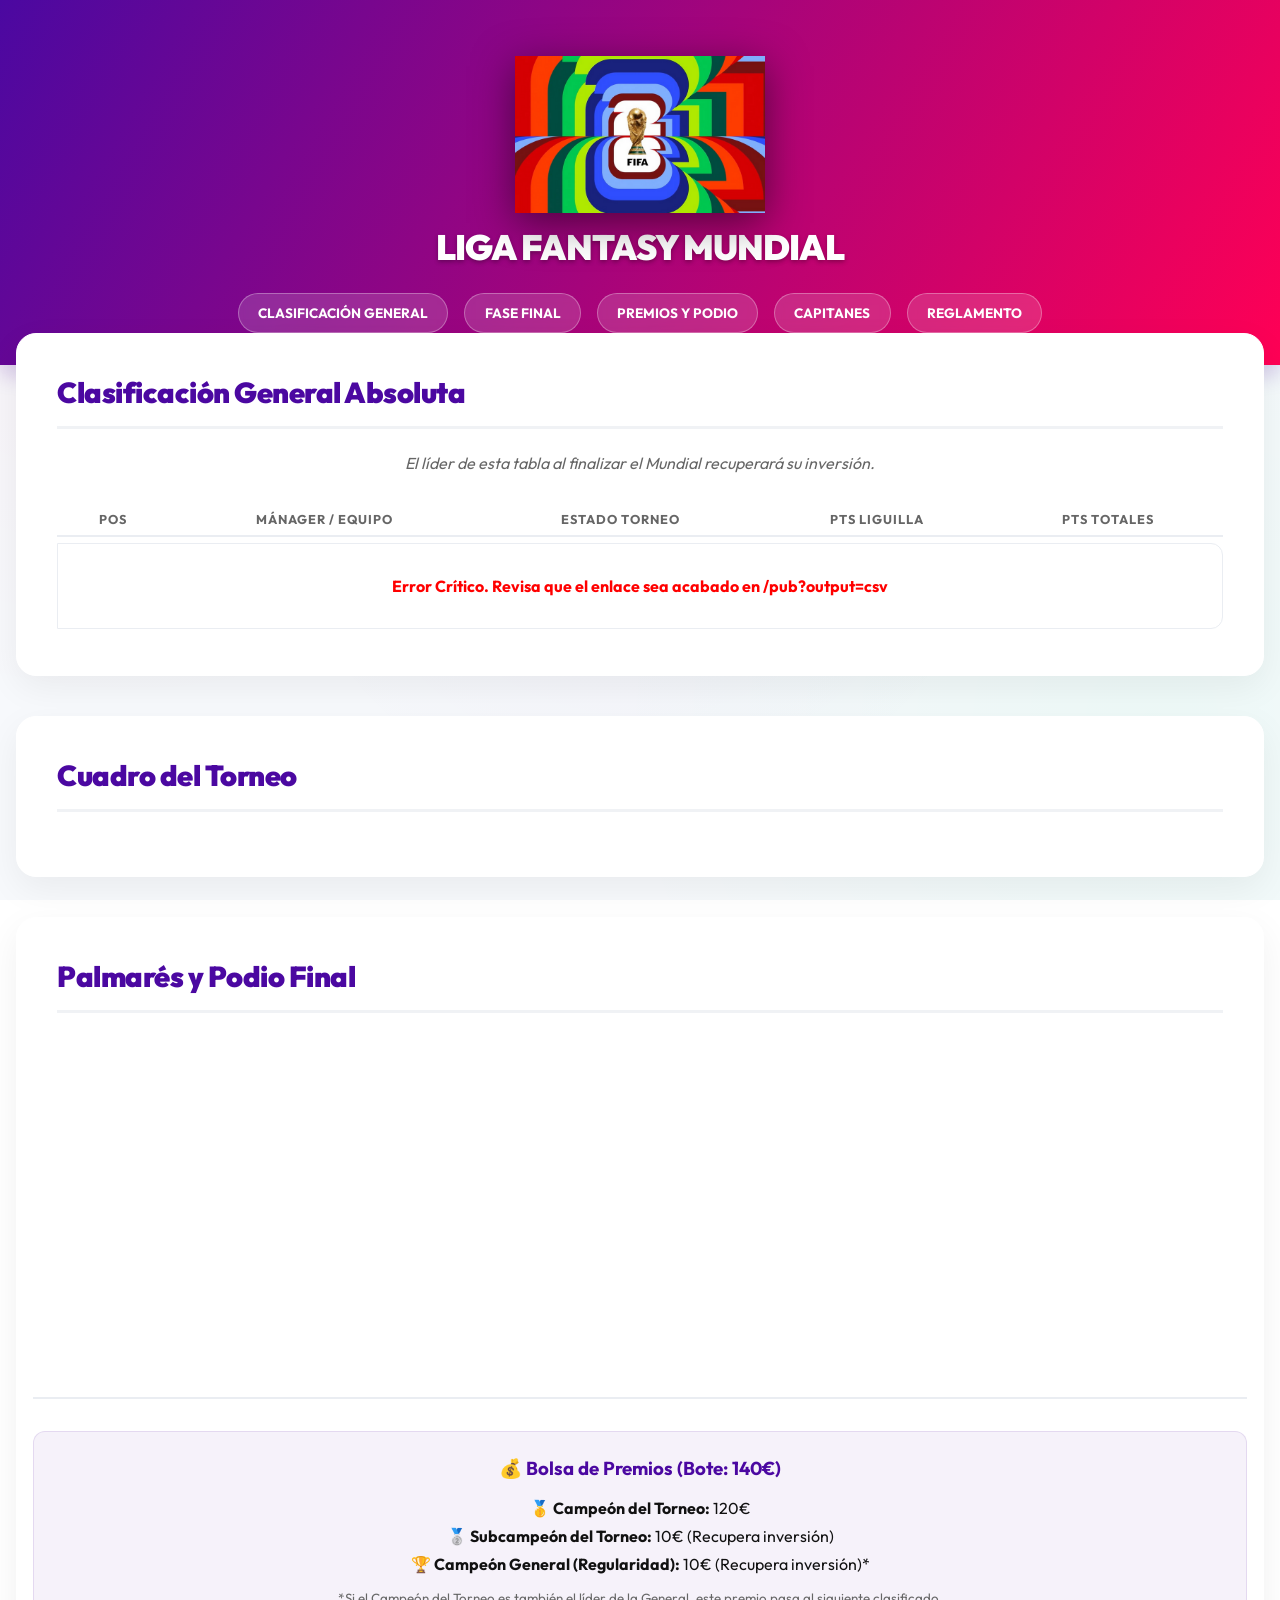
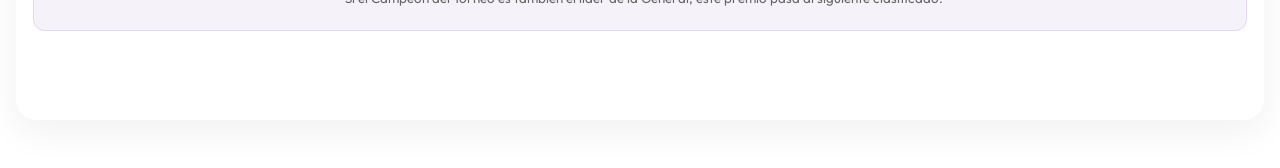
<file: index.html>
<!DOCTYPE html>
<html lang="es">
<head>
    <meta charset="UTF-8">
    <meta name="viewport" content="width=device-width, initial-scale=1.0">
    <title>Fantasy Mundial 2026</title>
    <link href="https://fonts.googleapis.com/css2?family=Outfit:wght@300;500;700;900&display=swap" rel="stylesheet">
    <link rel="stylesheet" href="style.css">
</head>
<body>
    <header>
        <img src="logo.png" alt="Mundial 2026" class="logo-oficial" onerror="this.style.display='none'">
        <h1>Liga Fantasy Mundial</h1>
        <nav>
            <a href="#clasificacion">Clasificación General</a>
            <a href="#torneo">Fase Final</a>
            <a href="#premios">Premios y Podio</a>
            <a href="capitanes.html">Capitanes</a>
            <a href="reglamento.html">Reglamento</a>
        </nav>
    </header>

    <main>
        <section id="clasificacion">
            <h2>Clasificación General Absoluta</h2>
            <p style="text-align: center; margin-bottom: 2rem; color: var(--text-muted);">
                <em>El líder de esta tabla al finalizar el Mundial recuperará su inversión.</em>
            </p>
            <table id="tabla-clasificacion">
                <thead>
                    <tr>
                        <th>Pos</th>
                        <th>Mánager / Equipo</th>
                        <th>Estado Torneo</th>
                        <th>Pts Liguilla</th>
                        <th>PTS TOTALES</th>
                    </tr>
                </thead>
                <tbody id="cuerpo-tabla">
                    <tr><td colspan="5" style="text-align:center; padding: 2rem;">Cargando base de datos segura...</td></tr>
                </tbody>
            </table>
        </section>

        <section id="torneo">
            <h2>Cuadro del Torneo</h2>
            <div id="contenedor-torneo">
                </div>
        </section>

        <section id="premios">
            <h2>Palmarés y Podio Final</h2>
            <div class="podio-container" id="podio-final">
                </div>

            <div style="background: rgba(75, 8, 161, 0.05); border-radius: 12px; padding: 1.5rem; text-align: center; margin-top: 2rem; border: 1px solid rgba(75, 8, 161, 0.1);">
                <h3 style="color: var(--fifa-purple); margin-top: 0;">💰 Bolsa de Premios (Bote: 140€)</h3>
                <p style="margin: 0.5rem 0;"><strong>🥇 Campeón del Torneo:</strong> 120€</p>
                <p style="margin: 0.5rem 0;"><strong>🥈 Subcampeón del Torneo:</strong> 10€ (Recupera inversión)</p>
                <p style="margin: 0.5rem 0;"><strong>🏆 Campeón General (Regularidad):</strong> 10€ (Recupera inversión)*</p>
                <small style="color: var(--text-muted); display: block; margin-top: 1rem;">*Si el Campeón del Torneo es también el líder de la General, este premio pasa al siguiente clasificado.</small>
            </div>
            
            <div class="premios-grid" id="contenedor-premios">
                </div>
        </section>
    </main>

    <script src="app.js"></script>
</body>
</html>
</file>
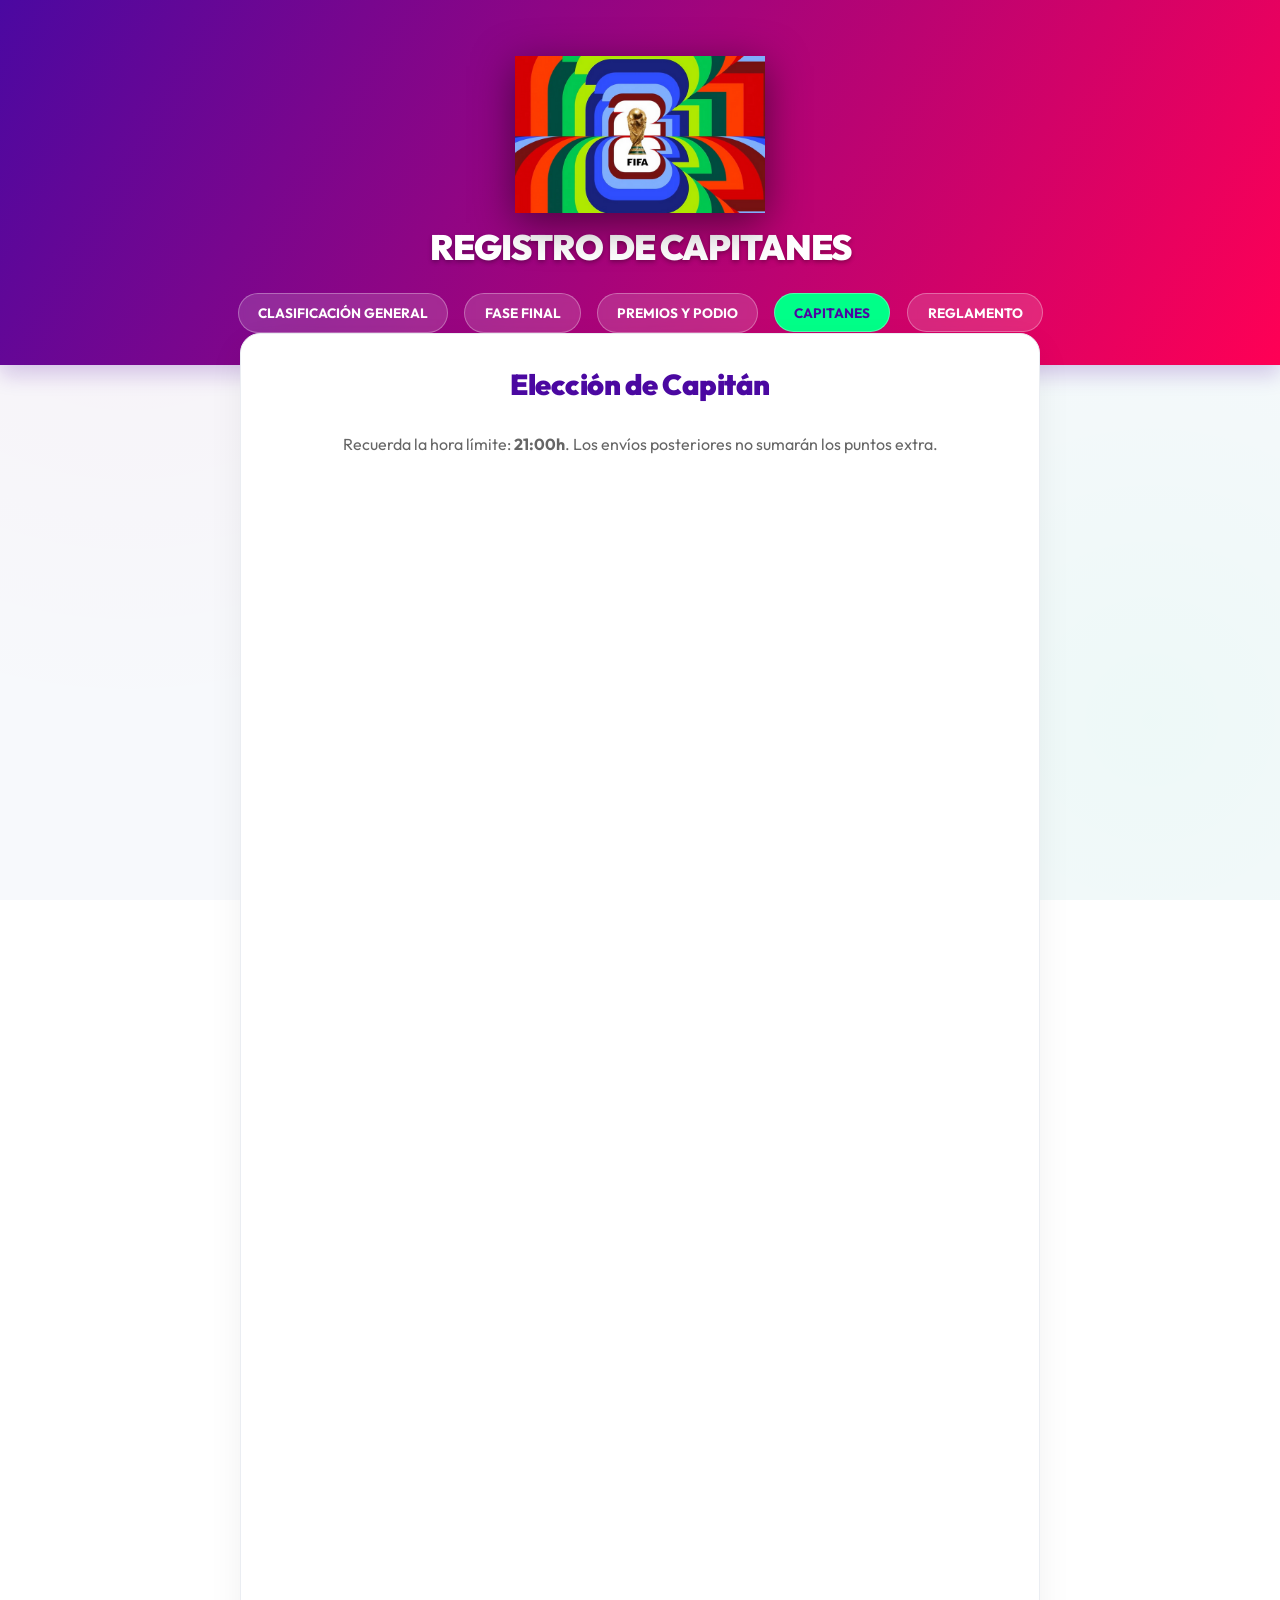
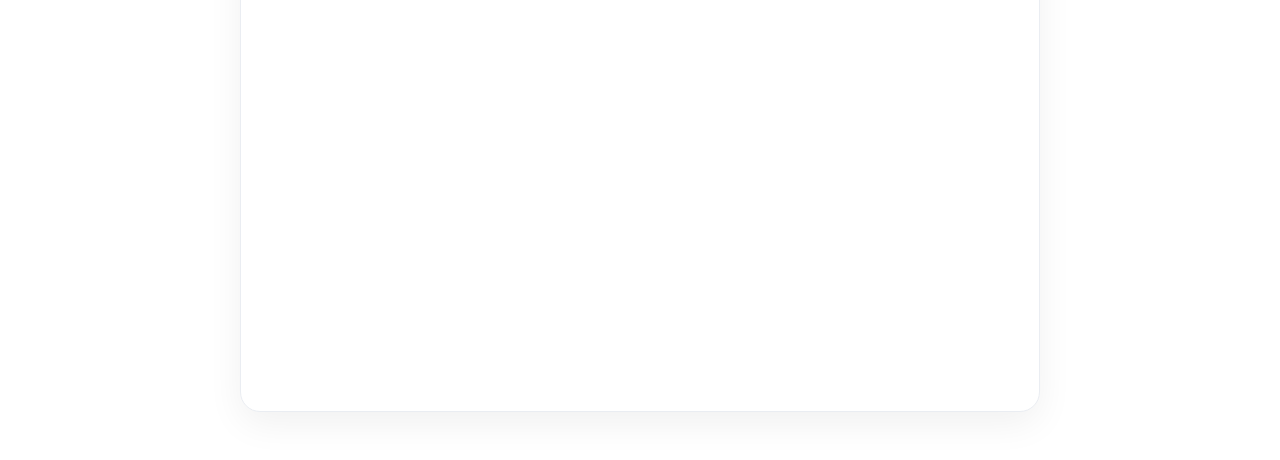
<file: capitanes.html>
<!DOCTYPE html>
<html lang="es">
<head>
    <meta charset="UTF-8">
    <meta name="viewport" content="width=device-width, initial-scale=1.0">
    <title>Capitanes - Fantasy Mundial 2026</title>
    <link href="https://fonts.googleapis.com/css2?family=Outfit:wght@300;500;700;900&display=swap" rel="stylesheet">
    <link rel="stylesheet" href="style.css">
    <style>
        .form-container {
            background: white;
            padding: 2rem;
            border-radius: 20px;
            box-shadow: 0 12px 36px rgba(0,0,0,0.06);
            border: 1px solid var(--border-soft);
            text-align: center;
        }
        iframe {
            width: 100%;
            min-height: 800px;
            border: none;
            border-radius: 12px;
        }
    </style>
</head>
<body>
    <header>
        <img src="logo.png" alt="Mundial 2026" class="logo-oficial" onerror="this.style.display='none'">
        <h1>Registro de Capitanes</h1>
        <nav>
            <a href="index.html#clasificacion">Clasificación General</a>
            <a href="index.html#torneo">Fase Final</a>
            <a href="index.html#premios">Premios y Podio</a>
            <a href="capitanes.html" style="background: var(--fifa-green); color: var(--fifa-purple);">Capitanes</a>
            <a href="reglamento.html">Reglamento</a>
        </nav>
    </header>

    <main style="max-width: 800px;">
        <section class="form-container">
            <h2 style="border:none; margin-bottom: 0.5rem;">Elección de Capitán</h2>
            <p style="color: var(--text-muted); margin-bottom: 2rem;">Recuerda la hora límite: <strong>21:00h</strong>. Los envíos posteriores no sumarán los puntos extra.</p>
            
            <iframe src="https://docs.google.com/forms/d/e/1FAIpQLSccjj9B1fMOBu-87c_ioM8H8jvRkGj0R22Elrm9JYYbJRXXnQ/viewform?embedded=true" width="100%" height="1489" frameborder="0" marginheight="0" marginwidth="0">Cargando…</iframe>

        </section>
    </main>
</body>
</html>
</file>
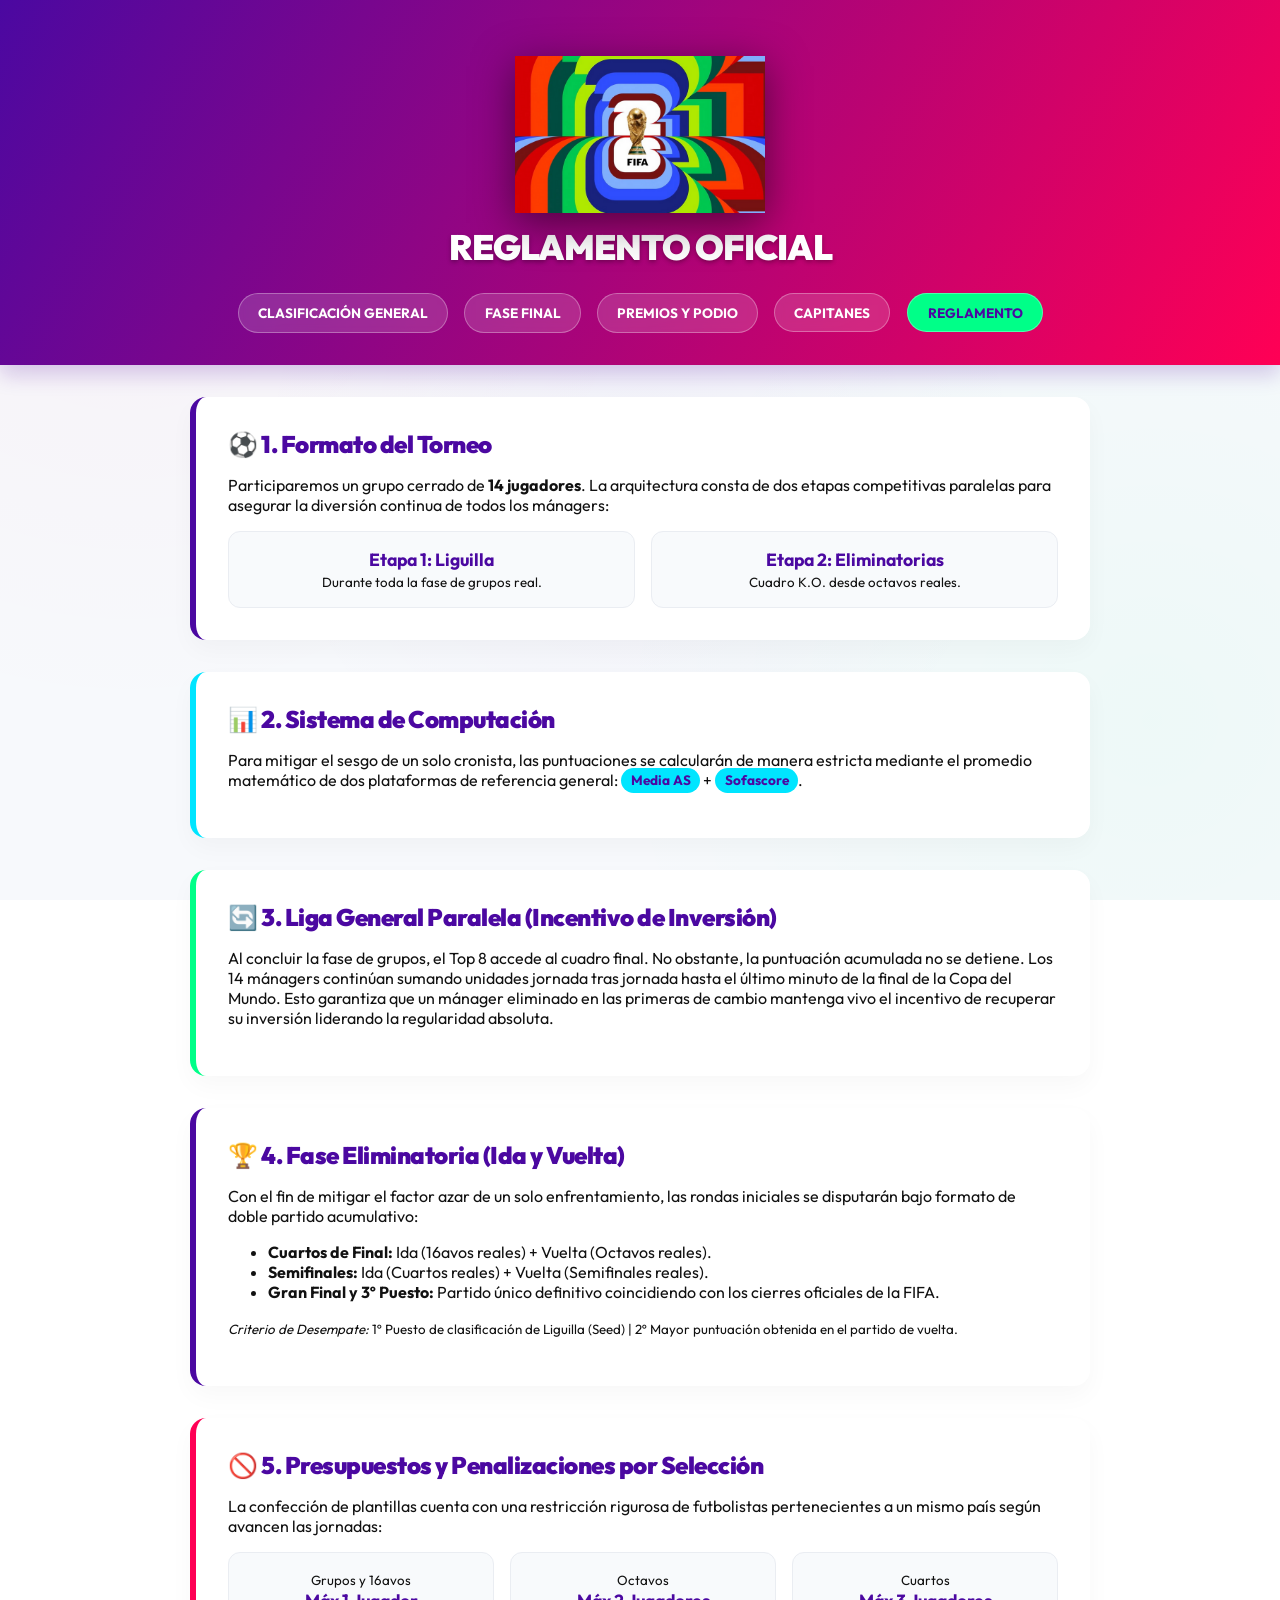
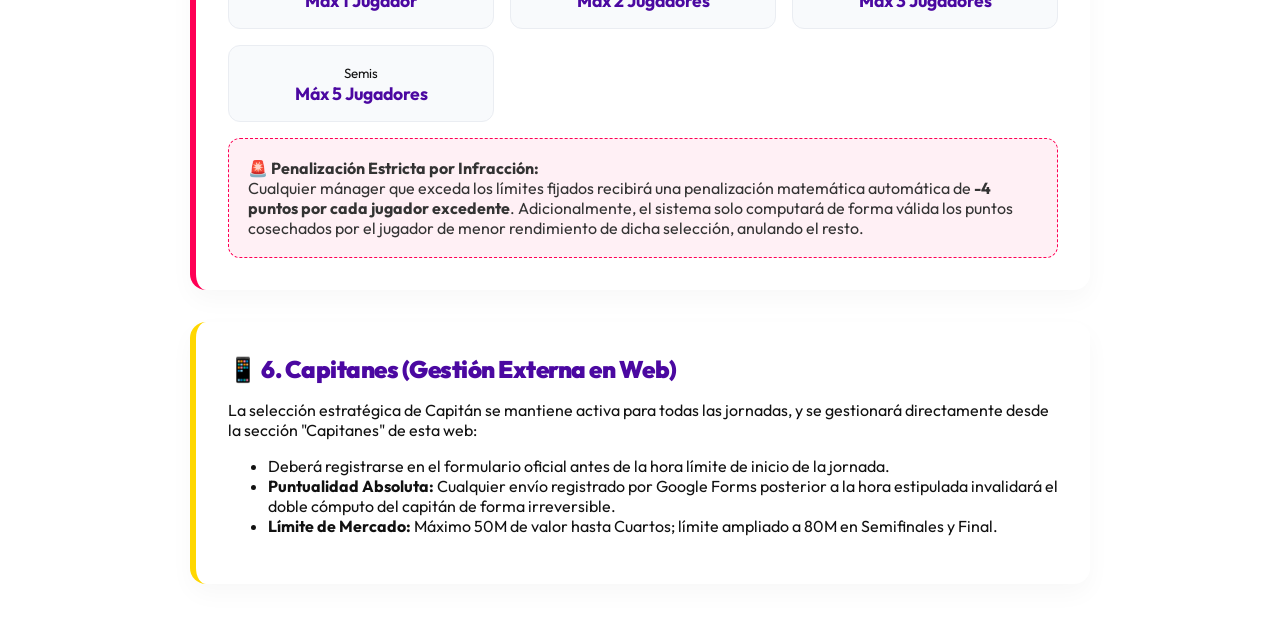
<file: reglamento.html>
<!DOCTYPE html>
<html lang="es">
<head>
    <meta charset="UTF-8">
    <meta name="viewport" content="width=device-width, initial-scale=1.0">
    <title>Reglamento - Fantasy Mundial 2026</title>
    <link href="https://fonts.googleapis.com/css2?family=Outfit:wght@300;500;700;900&display=swap" rel="stylesheet">
    <link rel="stylesheet" href="style.css">
    <style>
        .regla-card {
            background: white;
            border-radius: 16px;
            padding: 2rem;
            margin-bottom: 2rem;
            box-shadow: 0 10px 25px rgba(0,0,0,0.03);
            border-left: 6px solid var(--fifa-purple);
            transition: transform 0.2s;
        }
        .regla-card:hover { transform: translateY(-3px); }
        .regla-card h2 { margin: 0 0 1rem 0; border: none; padding: 0; font-size: 1.5rem; }
        
        .grid-fases {
            display: grid;
            grid-template-columns: repeat(auto-fit, minmax(200px, 1fr));
            gap: 1rem;
            margin-top: 1rem;
        }
        .fase-mini-card {
            background: #f8fafc;
            padding: 1rem;
            border-radius: 12px;
            border: 1px solid var(--border-soft);
            text-align: center;
        }
        .fase-mini-card strong { color: var(--fifa-purple); font-size: 1.1rem; display: block; }
        
        .alert-box {
            background: rgba(255, 0, 85, 0.06);
            border: 1px dashed var(--fifa-magenta);
            padding: 1.2rem;
            border-radius: 12px;
            margin-top: 1rem;
            color: #333;
        }
        .highlight-pill {
            background: var(--fifa-cyan);
            color: var(--fifa-purple);
            padding: 0.2rem 0.6rem;
            border-radius: 20px;
            font-weight: bold;
            font-size: 0.85rem;
        }
    </style>
</head>
<body>
    <header>
        <img src="logo.png" alt="Mundial 2026" class="logo-oficial" onerror="this.style.display='none'">
        <h1>Reglamento Oficial</h1>
        <nav>
            <a href="index.html#clasificacion">Clasificación General</a>
            <a href="index.html#torneo">Fase Final</a>
            <a href="index.html#premios">Premios y Podio</a>
            <a href="capitanes.html">Capitanes</a>
            <a href="reglamento.html" style="background: var(--fifa-green); color: var(--fifa-purple);">Reglamento</a>
        </nav>
    </header>

    <main style="max-width: 900px; margin-top: 2rem;">
        
        <div class="regla-card">
            <h2>⚽ 1. Formato del Torneo</h2>
            <p>Participaremos un grupo cerrado de <strong>14 jugadores</strong>. La arquitectura consta de dos etapas competitivas paralelas para asegurar la diversión continua de todos los mánagers:</p>
            <div class="grid-fases">
                <div class="fase-mini-card">
                    <strong>Etapa 1: Liguilla</strong>
                    <small>Durante toda la fase de grupos real.</small>
                </div>
                <div class="fase-mini-card">
                    <strong>Etapa 2: Eliminatorias</strong>
                    <small>Cuadro K.O. desde octavos reales.</small>
                </div>
            </div>
        </div>

        <div class="regla-card" style="border-left-color: var(--fifa-cyan);">
            <h2>📊 2. Sistema de Computación</h2>
            <p>Para mitigar el sesgo de un solo cronista, las puntuaciones se calcularán de manera estricta mediante el promedio matemático de dos plataformas de referencia general: <span class="highlight-pill">Media AS</span> + <span class="highlight-pill">Sofascore</span>.</p>
        </div>

        <div class="regla-card" style="border-left-color: var(--fifa-green);">
            <h2>🔄 3. Liga General Paralela (Incentivo de Inversión)</h2>
            <p>Al concluir la fase de grupos, el Top 8 accede al cuadro final. No obstante, la puntuación acumulada no se detiene. Los 14 mánagers continúan sumando unidades jornada tras jornada hasta el último minuto de la final de la Copa del Mundo. Esto garantiza que un mánager eliminado en las primeras de cambio mantenga vivo el incentivo de recuperar su inversión liderando la regularidad absoluta.</p>
        </div>

        <div class="regla-card">
            <h2>🏆 4. Fase Eliminatoria (Ida y Vuelta)</h2>
            <p>Con el fin de mitigar el factor azar de un solo enfrentamiento, las rondas iniciales se disputarán bajo formato de doble partido acumulativo:</p>
            <ul>
                <li><strong>Cuartos de Final:</strong> Ida (16avos reales) + Vuelta (Octavos reales).</li>
                <li><strong>Semifinales:</strong> Ida (Cuartos reales) + Vuelta (Semifinales reales).</li>
                <li><strong>Gran Final y 3º Puesto:</strong> Partido único definitivo coincidiendo con los cierres oficiales de la FIFA.</li>
            </ul>
            <p><small><em>Criterio de Desempate:</em> 1º Puesto de clasificación de Liguilla (Seed) | 2º Mayor puntuación obtenida en el partido de vuelta.</small></p>
        </div>

        <div class="regla-card" style="border-left-color: var(--fifa-magenta);">
            <h2>🚫 5. Presupuestos y Penalizaciones por Selección</h2>
            <p>La confección de plantillas cuenta con una restricción rigurosa de futbolistas pertenecientes a un mismo país según avancen las jornadas:</p>
            <div class="grid-fases">
                <div class="fase-mini-card"><small>Grupos y 16avos</small><strong>Máx 1 Jugador</strong></div>
                <div class="fase-mini-card"><small>Octavos</small><strong>Máx 2 Jugadores</strong></div>
                <div class="fase-mini-card"><small>Cuartos</small><strong>Máx 3 Jugadores</strong></div>
                <div class="fase-mini-card"><small>Semis</small><strong>Máx 5 Jugadores</strong></div>
            </div>
            <div class="alert-box">
                <strong>🚨 Penalización Estricta por Infracción:</strong><br>
                Cualquier mánager que exceda los límites fijados recibirá una penalización matemática automática de <strong>-4 puntos por cada jugador excedente</strong>. Adicionalmente, el sistema solo computará de forma válida los puntos cosechados por el jugador de menor rendimiento de dicha selección, anulando el resto.
            </div>
        </div>

        <div class="regla-card" style="border-left-color: var(--gold);">
            <h2>📱 6. Capitanes (Gestión Externa en Web)</h2>
            <p>La selección estratégica de Capitán se mantiene activa para todas las jornadas, y se gestionará directamente desde la sección "Capitanes" de esta web:</p>
            <ul>
                <li>Deberá registrarse en el formulario oficial antes de la hora límite de inicio de la jornada.</li>
                <li><strong>Puntualidad Absoluta:</strong> Cualquier envío registrado por Google Forms posterior a la hora estipulada invalidará el doble cómputo del capitán de forma irreversible.</li>
                <li><strong>Límite de Mercado:</strong> Máximo 50M de valor hasta Cuartos; límite ampliado a 80M en Semifinales y Final.</li>
            </ul>
        </div>

    </main>
</body>
</html>
</file>
<file: style.css>
@import url('https://fonts.googleapis.com/css2?family=Outfit:wght@300;500;700;900&display=swap');

:root {
    --bg-card: #ffffff;
    --text-main: #111111;
    --text-muted: #666666;
    --fifa-purple: #4b08a1;
    --fifa-magenta: #ff0055;
    --fifa-cyan: #00e5ff;
    --fifa-green: #00ff88;
    --gold: #ffd700;
    --border-soft: #eaedf2;
    --line-color: #00e5ff; 
    --line-width: 2px;
}

body::before {
    content: ''; position: fixed; top: 0; left: 0; width: 100vw; height: 100vh;
    background: radial-gradient(circle at 10% 20%, rgba(255, 0, 85, 0.03), transparent 40%),
                radial-gradient(circle at 90% 80%, rgba(0, 255, 136, 0.04), transparent 40%),
                radial-gradient(circle at 50% 50%, rgba(75, 8, 161, 0.03), transparent 50%);
    z-index: -1; background-color: #f7f9fc;
}

body { font-family: 'Outfit', sans-serif; color: var(--text-main); margin: 0; padding: 0; -webkit-font-smoothing: antialiased; }

header {
    background: linear-gradient(120deg, var(--fifa-purple), var(--fifa-magenta), #2a0066, var(--fifa-cyan));
    background-size: 300% 300%; animation: gradientMove 12s ease infinite; color: white;
    padding: 3.5rem 1rem 2rem 1rem; text-align: center; box-shadow: 0 10px 20px rgba(75, 8, 161, 0.2);
}

@keyframes gradientMove { 0% { background-position: 0% 50%; } 50% { background-position: 100% 50%; } 100% { background-position: 0% 50%; } }

.logo-oficial { max-width: 250px; height: auto; margin-bottom: 0.5rem; filter: drop-shadow(0 10px 20px rgba(0,0,0,0.5)); transition: transform 0.3s ease; }
.logo-oficial:hover { transform: scale(1.05); }

h1 { font-weight: 900; letter-spacing: -1px; margin: 0 0 1.5rem 0; font-size: 2.2rem; text-transform: uppercase; text-shadow: 0 2px 4px rgba(0,0,0,0.3); }

nav { display: flex; justify-content: center; gap: 1rem; flex-wrap: wrap; }
nav a { color: white; text-decoration: none; font-weight: 700; text-transform: uppercase; font-size: 0.85rem; padding: 0.6rem 1.2rem; border-radius: 30px; background: rgba(255,255,255,0.15); backdrop-filter: blur(5px); border: 1px solid rgba(255,255,255,0.3); transition: all 0.3s ease; }
nav a:hover { background: var(--fifa-green); color: var(--fifa-purple); transform: translateY(-2px); box-shadow: 0 4px 12px rgba(0, 255, 136, 0.4); }

main { max-width: 1250px; margin: -2rem auto 3rem auto; padding: 0 1rem; position: relative; z-index: 10; }
section { margin-bottom: 2.5rem; background-color: var(--bg-card); padding: 2.5rem 1rem; border-radius: 20px; box-shadow: 0 12px 36px rgba(0,0,0,0.06); border: 1px solid rgba(255,255,255,1); }
h2 { color: var(--fifa-purple); font-weight: 900; font-size: 1.8rem; letter-spacing: -0.5px; border-bottom: 3px solid #f0f2f5; padding-bottom: 1rem; margin: 0 1.5rem 1.5rem 1.5rem; }

table { width: calc(100% - 3rem); margin: 0 auto; border-collapse: separate; border-spacing: 0 6px; }
th { background-color: transparent; color: var(--text-muted); font-weight: 700; text-transform: uppercase; font-size: 0.8rem; letter-spacing: 1px; padding: 0 1rem 0.5rem 1rem; border-bottom: 2px solid var(--border-soft); }
td { padding: 1rem; background-color: white; border-top: 1px solid var(--border-soft); border-bottom: 1px solid var(--border-soft); }
tr td:first-child { border-left: 1px solid var(--border-soft); border-radius: 12px 0 0 12px; }
tr td:last-child { border-right: 1px solid var(--border-soft); border-radius: 0 12px 12px 0; }

.zona-clasificacion td { background: rgba(0, 255, 136, 0.08); border-top: 1px solid rgba(0, 255, 136, 0.2); border-bottom: 1px solid rgba(0, 255, 136, 0.2);}
.zona-clasificacion td:first-child { border-left: 5px solid var(--fifa-green); }
.zona-eliminacion td { background: rgba(255, 0, 85, 0.04); border-top: 1px solid rgba(255, 0, 85, 0.1); border-bottom: 1px solid rgba(255, 0, 85, 0.1);}
.zona-eliminacion td:first-child { border-left: 5px solid var(--fifa-magenta); }

.badge-estado { display: inline-block; padding: 0.4rem 0.8rem; border-radius: 20px; font-size: 0.75rem; font-weight: 900; text-transform: uppercase; letter-spacing: 0.5px; }
.team-info { display: flex; align-items: center; gap: 12px; }
.escudo-tabla { width: 44px; height: 44px; border-radius: 50%; object-fit: cover; border: 3px solid white; background: white; box-shadow: 0 2px 6px rgba(0,0,0,0.1); }

/* ÁRBOL SIMÉTRICO Y LÍNEAS */
.bracket-symmetrical { display: grid; grid-template-columns: repeat(5, minmax(0, 1fr)); gap: 0; width: 100%; padding: 2rem 0; }
.bracket-col { position: relative; display: flex; flex-direction: column; padding: 0 12px; min-height: 420px; }
.round-header { position: absolute; top: -30px; left: 50%; transform: translateX(-50%); background: rgba(75, 8, 161, 0.1); color: var(--fifa-purple); font-weight: 900; padding: 0.4rem 1rem; border-radius: 20px; font-size: 0.75rem; letter-spacing: 1px; white-space: nowrap; }
.col-content { position: relative; display: flex; flex-direction: column; justify-content: space-around; height: 100%; width: 100%; }
.sf-content { justify-content: center; } 
.final-content { justify-content: center; } 

.round-final { display: flex; flex-direction: column; justify-content: space-between; align-items: center; }
.tercer-puesto-wrapper { position: absolute; bottom: 10px; left: 50%; transform: translateX(-50%); width: calc(100% - 24px); display: flex; flex-direction: column; align-items: center; }
.header-tercero { background: #cd7f32; color: white; font-weight: 900; padding: 0.3rem 1.2rem; border-radius: 20px; font-size: 0.75rem; letter-spacing: 1px; white-space: nowrap; margin-top: 8px; box-shadow: 0 4px 10px rgba(205, 127, 50, 0.3); }

.matchup-container { width: 100%; background: white; border: 1px solid var(--border-soft); border-radius: 8px; box-shadow: 0 4px 10px rgba(0,0,0,0.06); position: relative; z-index: 2; }
.team-row { display: flex; justify-content: space-between; align-items: center; padding: 0.4rem 0.6rem; border-bottom: 1px solid var(--border-soft); }
.team-row:first-child { border-radius: 8px 8px 0 0; }
.team-row:last-child { border-bottom: none; border-radius: 0 0 8px 8px; }
.team-row.winner { background: rgba(0, 255, 136, 0.12); font-weight: 900; }
.team-row.eliminated { filter: grayscale(100%); opacity: 0.6; }
.team-name-badge { display: flex; align-items: center; gap: 6px; overflow: hidden; }
.t-name-label { font-size: 0.8rem; white-space: nowrap; overflow: hidden; text-overflow: ellipsis; }
.escudo-bracket { width: 22px; height: 22px; border-radius: 50%; object-fit: cover; border: 1px solid var(--border-soft); }
.points-badge { font-weight: 900; color: var(--fifa-purple); font-size: 0.95rem; }

.round-qf-left .matchup-container::after { content:''; position:absolute; right:-12px; top:50%; width:12px; border-top:var(--line-width) solid var(--line-color); z-index:0; }
.round-sf-left .col-content::before { content:''; position:absolute; left:-12px; top:25%; bottom:25%; border-left:var(--line-width) solid var(--line-color); z-index:0; }
.round-sf-left .matchup-container::before { content:''; position:absolute; left:-12px; top:50%; width:12px; border-top:var(--line-width) solid var(--line-color); z-index:0; }
.round-sf-left .matchup-container::after { content:''; position:absolute; right:-12px; top:50%; width:12px; border-top:var(--line-width) solid var(--line-color); z-index:0; }

.round-qf-right .matchup-container::before { content:''; position:absolute; left:-12px; top:50%; width:12px; border-top:var(--line-width) solid var(--line-color); z-index:0; }
.round-sf-right .col-content::after { content:''; position:absolute; right:-12px; top:25%; bottom:25%; border-right:var(--line-width) solid var(--line-color); z-index:0; }
.round-sf-right .matchup-container::after { content:''; position:absolute; right:-12px; top:50%; width:12px; border-top:var(--line-width) solid var(--line-color); z-index:0; }
.round-sf-right .matchup-container::before { content:''; position:absolute; left:-12px; top:50%; width:12px; border-top:var(--line-width) solid var(--line-color); z-index:0; }

.round-final .final-matchup::before { content:''; position:absolute; left:-12px; top:50%; width:12px; border-top:var(--line-width) solid var(--line-color); z-index:0; }
.round-final .final-matchup::after { content:''; position:absolute; right:-12px; top:50%; width:12px; border-top:var(--line-width) solid var(--line-color); z-index:0; }

/* PODIO Y PREMIOS */
.podio-container { display: flex; justify-content: center; align-items: flex-end; gap: 1.5rem; height: 320px; margin-top: 3rem; padding-bottom: 1rem; border-bottom: 2px solid var(--border-soft); }
.escalon { display: flex; flex-direction: column; justify-content: flex-end; align-items: center; color: white; border-radius: 16px 16px 0 0; text-align: center; padding: 1.5rem 1rem; width: 140px; position: relative; transition: transform 0.3s ease; }
.escalon:hover { transform: translateY(-15px); }
.escalon .nombre { font-size: 1.2rem; font-weight: 900; margin-bottom: 0.5rem; text-shadow: 0 2px 5px rgba(0,0,0,0.4); }
.tag-medal { background: rgba(0,0,0,0.3); padding: 0.2rem 1rem; border-radius: 20px; font-size: 0.9rem; font-weight: bold; }
.prize-amount { font-weight: 900; font-size: 1.2rem; margin-bottom: 10px; text-shadow: 0 2px 5px rgba(0,0,0,0.6); }

.oro { height: 260px; background: linear-gradient(135deg, #FFDF00, #D4AF37, #B8860B); box-shadow: 0 0 30px rgba(255, 215, 0, 0.6), inset 0 5px 15px rgba(255,255,255,0.6); z-index: 3; }
.plata { height: 180px; background: linear-gradient(135deg, #E0E0E0, #9E9E9E, #757575); box-shadow: 0 -5px 20px rgba(158, 158, 158, 0.4), inset 0 5px 10px rgba(255,255,255,0.5); z-index: 2; }
.bronce { height: 150px; background: linear-gradient(135deg, #CD7F32, #8B4513, #5D4037); box-shadow: 0 -5px 20px rgba(139, 69, 19, 0.4), inset 0 5px 10px rgba(255,255,255,0.3); z-index: 1; }
.escudo-podio { width: 80px; height: 80px; border-radius: 50%; object-fit: cover; border: 4px solid white; margin-bottom: 12px; background-color: var(--fifa-purple); box-shadow: 0 8px 20px rgba(0,0,0,0.4); }

.premios-grid { display: grid; grid-template-columns: repeat(auto-fit, minmax(240px, 1fr)); gap: 1.5rem; margin-top: 3rem; padding: 0 1.5rem; }
.premio-card { background: white; border-top: 5px solid var(--fifa-magenta); padding: 2rem 1.5rem; border-radius: 16px; text-align: center; box-shadow: 0 8px 24px rgba(0,0,0,0.05); transition: transform 0.3s ease; }
.premio-card:hover { transform: translateY(-5px); box-shadow: 0 12px 32px rgba(0,0,0,0.1); }
.vip-card { border-top: 5px solid var(--fifa-cyan); background: linear-gradient(to bottom, #f0fbff, #ffffff); box-shadow: 0 10px 30px rgba(0, 229, 255, 0.15); }

.premio-card h3 { margin: 0 0 1rem 0; color: var(--fifa-purple); font-size: 1.1rem; font-weight: 900; text-transform: uppercase;}
.premio-card p { margin: 0; font-size: 1.4rem; font-weight: 900; color: var(--text-main); }
.premio-card small { color: var(--text-muted); font-size: 0.9rem; display: block; margin-top: 0.5rem; font-weight: 500;}
</file>
